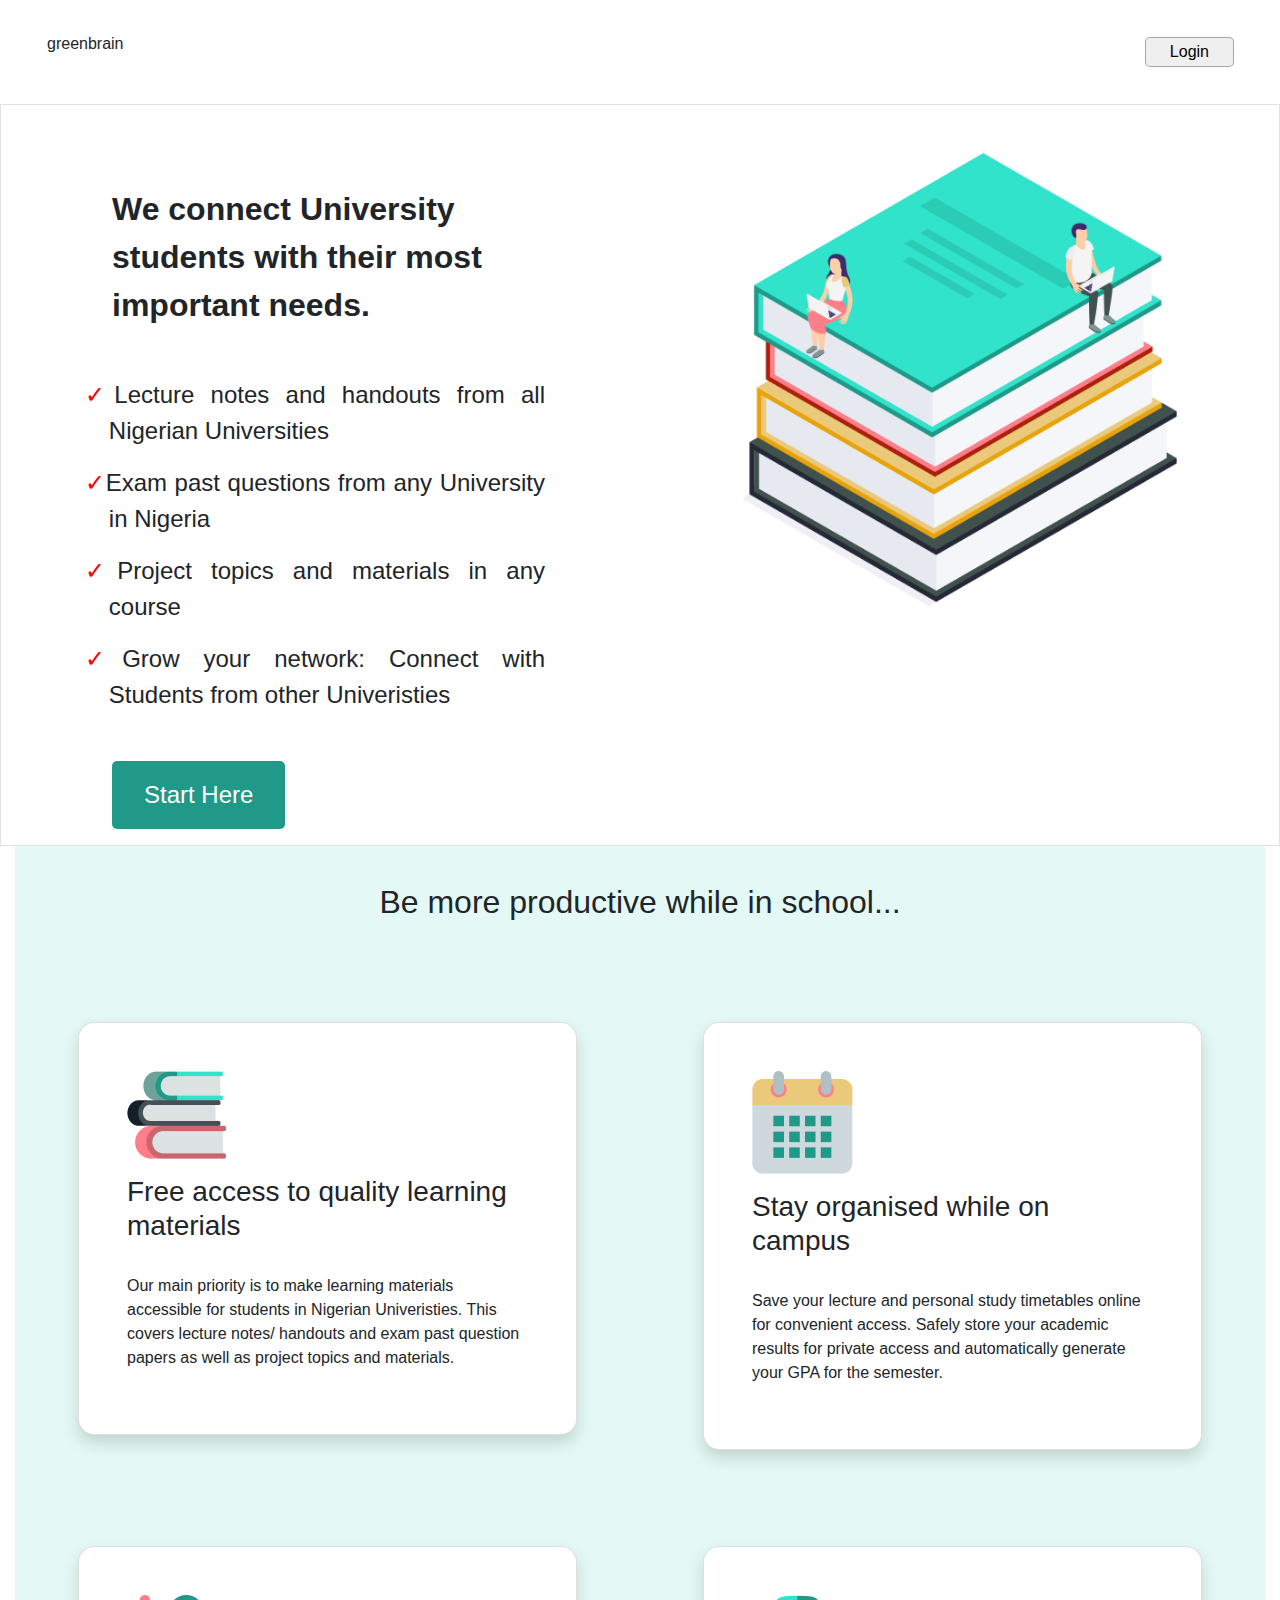
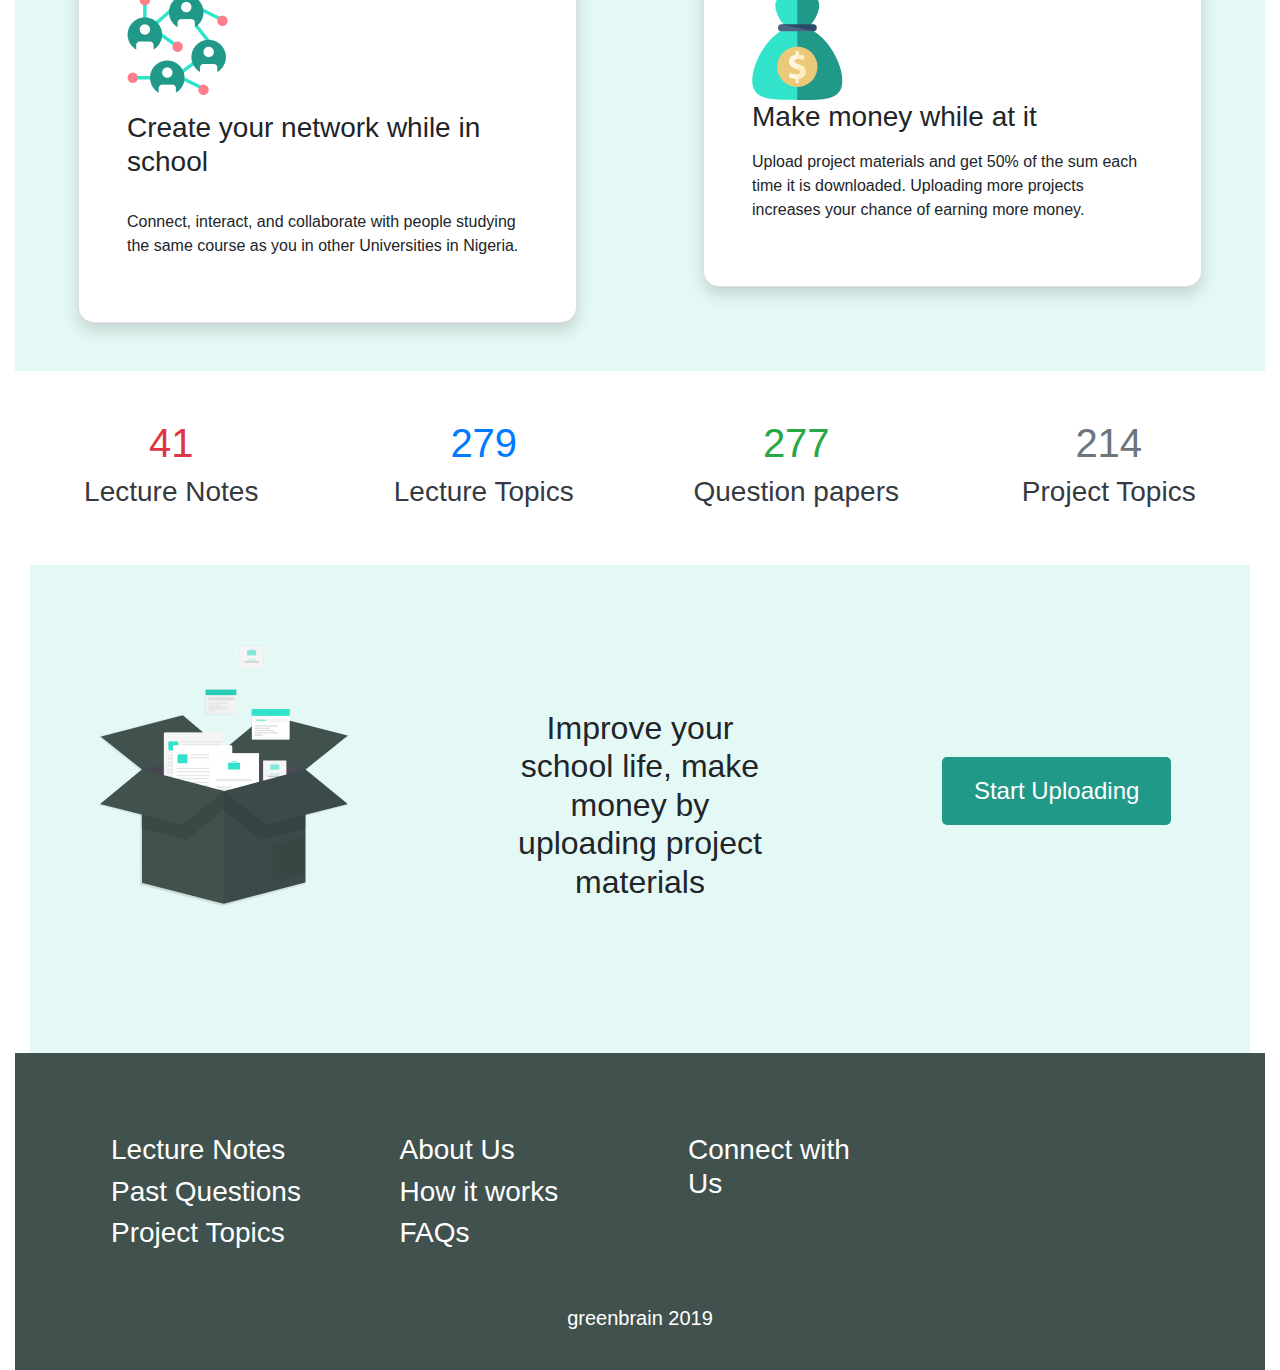
<file: index.html>
<!DOCTYPE html>
<html>
<head>
    <title>GreenBrain Clone</title>
    <link rel="stylesheet" href="bootstrap/bootstrap-4.5.3-dist/css/bootstrap.min.css">
    <style>
        ul {
            list-style: none;
            text-align: justify;
            padding:1rem 5rem 0 5.8rem;
            font-size: 1.5rem;
            list-style-position: inside;
            text-indent:-1em
        }   
        li{
            padding-bottom: 1rem;
        }

        ul li:before {
                content: '✓';
                color: red;
        }
    </style>
</head>
<body>
    <section class="container-fluid">
        <div class="navbar" style="font-size: 1rem;padding:1rem">
            <div class="col-lg-6 col-xs-6 col-sm-6 col-md-6  col-xl-6 p-3" >
                <a href="index.html"><p> greenbrain</p></a>
            </div>
            <div class="col-lg-6 col-xs-6 col-sm-6 col-md-6  col-xl-6" style="text-align: right;">
                <a href="html/signIn.html"><button style="padding:0.1rem 1.5rem 0.1rem 1.5rem; border-radius: 5px; border:1px solid rgba(0, 0, 0, 0.301); font-size: 1rem;">Login</button></a>
            </div>
        </div>
        <div class="row border">
            <div class=" col-lg-6 col-xs-12 col-sm-12 col-md-12  col-xl-6 px-10" >
                <p style="padding:5rem 4rem 1rem 6rem;font-size: 2rem;"><b>We connect University students with their most important needs.</b></p>
                <ul>
                    <li>Lecture notes and handouts from all Nigerian Universities</li>
                    <li>Exam past questions from any University in Nigeria</li>
                    <li>Project topics and materials in any course</li>
                    <li>Grow your network: Connect with Students from other Univeristies</li>
                </ul>
                <div  style="padding:1rem 2rem 1rem 6rem;font-size: 1rem;">
                    <a href="html/signIn.html"><button class="buttons">Start Here</button></a>
                </div>
                
            </div>
            <div class="col-lg-6 d-lg-block d-sm-none d-xs-none p-5" >
                <div class="text-center">
                    <img src="images/hero_image.png" style="width:80% ; height:80%" class="animation-image" alt="Responsive image">  
                </div>               
            </div>
        </div>
        <div class="col-lg-12 col-md-12 col-sm-12 col-xl-12 col-xs-12" style="background-color: #E4F9F5;">
            <p class="text-center" style="font-size: 2rem;padding:2rem">Be more productive while in school...</p>
            <div class="row">
                <div class="col-lg-6 col-md-12 col-sm-12 col-xl-6 col-xs-12">
                    <div class="card shadow h-70 m-5"style="border-radius: 1rem; margin:2rem 5rem 7rem 5rem">
                        <div class="card-body p-5" >
                            <img src="images/books.png" class="img-fluid" alt="Responsive image">
                            <h3 style="padding-top:1rem; padding-bottom:1rem;">Free access to quality learning materials</h3>
                            <p class="pt-2" style="font-size:1rem;">Our main priority is to make learning materials accessible for students in Nigerian Univeristies. This covers lecture notes/ handouts and exam past question papers as well as project topics and materials.</p>
                        </div>
                    </div>
                </div>
                <div class="col-lg-6 col-md-12 col-sm-12 col-xl-6 col-xs-12">
                    <div class="card shadow h-70 m-5"style="border-radius: 1rem; margin:2rem 5rem 7rem 5rem">
                        <div class="card-body p-5" >
                            <img src="images/calendar.png" class="img-fluid" alt="Responsive image">
                            <h3 style="padding-top:1rem; padding-bottom:1rem;">Stay organised while on campus</h3>
                            <p class="pt-2" style="font-size:1rem;">Save your lecture and personal study timetables online for convenient access. Safely store your academic results for private access and automatically generate your GPA for the semester.</p>
                        </div>
                    </div>
                </div>                                
            </div>
            <div class="row">
                <div class="col-lg-6 col-md-12 col-sm-12 col-xl-6 col-xs-12">
                    <div class="card shadow h-70 m-5"style="border-radius: 1rem; margin:2rem 5rem 7rem 5rem">
                        <div class="card-body p-5" >
                            <img src="images/network.png" class="img-fluid" alt="Responsive image">
                            <h3 style="padding-top:1rem; padding-bottom:1rem;">Create your network while in school</h3>
                            <p class="pt-2" style="font-size:1rem;">Connect, interact, and collaborate with people studying the same course as you in other Universities in Nigeria.</p>
                        </div>
                    </div>   
                </div>
                
                <div class="col-lg-6 col-md-12 col-sm-12 col-xl-6 col-xs-12">
                    <div class="card shadow h-70 m-5"style="border-radius: 1rem; margin:2rem 5rem 7rem 5rem">
                        <div class="card-body p-5" >
                            <img src="images/money-bag.png" class="img-fluid" alt="Responsive image">
                            <h3 >Make money while at it</h3>
                            <p class="pt-2" style="font-size:1rem;">Upload project materials and get 50% of the sum each time it is downloaded. Uploading more projects increases your chance of earning more money.</p>
                        </div> 
                    </div> 
                </div>
            </div>            
        </div>
        <div class="col-lg-12 col-md-12 col-sm-12 col-xl-12 col-xs-12 text-dark">
            <div class="row">
                <div class="col-lg-3 p-5 text-center">
                    <a href="html/lectureNotes.html" class="text-danger"><h1>41</h1></a></a>
                    <a href="html/lectureNotes.html"><h3>Lecture Notes</h3></a>
                </div>
                <div class="col-lg-3 p-5 text-center">
                    <a href="html/lectureNotes.html" class="text-primary"><h1>279</h1></a>
                    <a href="html/lectureNotes.html"><h3>Lecture Topics</h3></a>
                </div>
                <div class="col-lg-3 p-5 text-center">
                    <a href="html/pastQuestions.html" class="text-success"><h1>277</h1></a>
                    <a href="html/pastQuestions.html"><h3>Question papers</h3></a>
                </div>
                <div class="col-lg-3 p-5 text-center">
                    <a href="html/projectTopics.html" class="text-secondary"><h1>214</h1></a>
                    <a href="html/projectTopics.html"><h3>Project Topics</h3></a>
                </div>
            </div>
        </div>
        <div class="col-lg-12 col-md-12 col-sm-12 col-xl-12 col-xs-12">
            <div class="main-green">
                <div class="row text-center">
                    <div class="col-lg-4">
                        <img src="images/collection_box.png" class="img-fluid" alt="Responsive image">
                    </div>
                    <div class="col-lg-4" style="padding: 4rem 5rem 4rem 5rem;">
                        <h2>Improve your school life, make money by uploading project materials</h2>
                    </div>
                    <div class="col-lg-4 pt-20" style="padding-top: 7rem;">
                        <button class="buttons">Start Uploading</button>
                    </div> 
                </div>
                
            </div>
        </div>
        <div class="footer">
            <div class="col-lg-12 col-md-12 col-sm-12 col-xl-12 col-xs-12 text-white px-10" style="background-color: #40514E; padding-top: 2rem; padding-bottom:2rem">
                <div class="row text-left px-5 py-10">
                    <div class="col-lg-3 p-5">
                        <a href="html/lectureNotes.html"><h3 >Lecture Notes</h3></a>
                        <a href="html/pastQuestions.html"><h3>Past Questions</h3></a>
                        <a href="html/projectTopics.html"><h3>Project Topics</h3></a>
                    </div>
                    <div class="col-lg-3 p-5">
                        <h3>About Us</h3>
                        <h3>How it works</h3>
                        <h3>FAQs</h3>
                    </div>
                    <div class="col-lg-3 p-5">
                        <h3>Connect with Us</h3>
                    </div>
                </div>
                <div class="col-lg-12 text-center">
                    <h5>greenbrain 2019</h5>
                </div>
            </div>
        </div>
        
        
    </section>


</body>
</html>
</file>
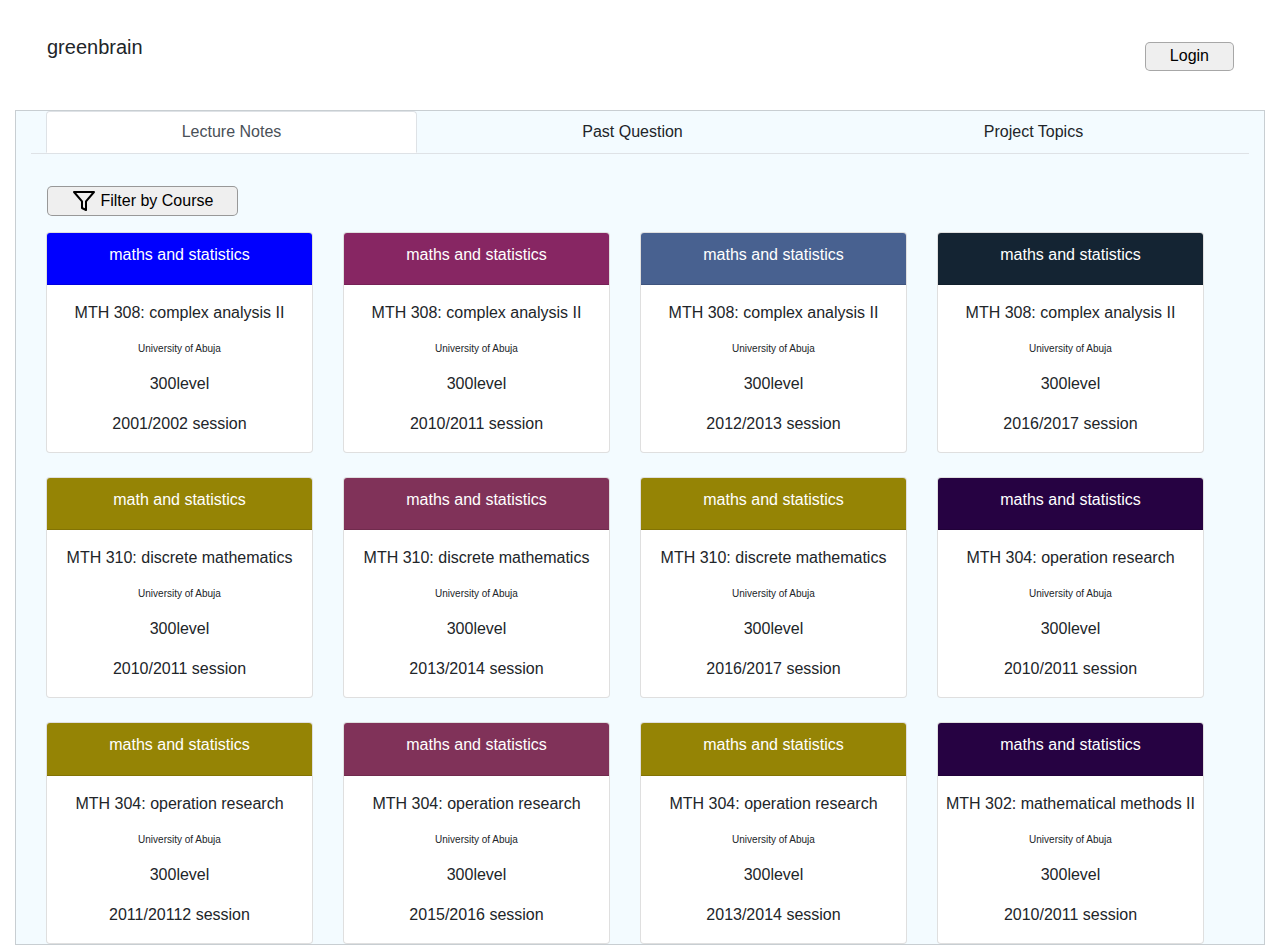
<file: html/lectureNotes.html>
<!DOCTYPE html>
<html>
<head>
    <title>past Question</title>
    <link rel="stylesheet" href="../bootstrap/bootstrap-4.5.3-dist/css/bootstrap.min.css">
   </head>
<body>
    <section class="container-fluid">
        <div class="navbar" style="font-size: 20px;padding:1rem">
            <div class="col-lg-6 col-xs-6 col-sm-6 col-md-6  col-xl-6 p-3" >
                <a href="../index.html"><p> greenbrain</p></a>
            </div>
            <div class="col-lg-6 col-xs-6 col-sm-6 col-md-6  col-xl-6" style="text-align: right;">
                <a href="signIn.html"><button style="padding:0.1rem 1.5rem 0.1rem 1.5rem; border-radius: 5px; border:1px solid rgba(0, 0, 0, 0.301); font-size: 16px;">Login</button></a>
            </div>
        </div>
        <div class="container-fluid m-0" style="background-color: #F3FBFF; border:0.5px solid rgba(0, 0, 0, 0.178)">
            <nav>
                <div class="nav nav-tabs col-lg-12 col-md-12 col-md-12 col-sm-12 col-xs-12 text-center" id="nav-tab" role="tablist">
                  <div class="col-lg-4 col-xl-4 col-md-4 col-sm-4 col-xs-4"><a class="nav-link active"  data-toggle="tab" href="lectureNotes.html" role="tab" aria-controls="nav-home" aria-selected="true">Lecture Notes</a></div>
                  <div class="col-lg-4 col-xl-4 col-md-4 col-sm-4 col-xs-4"><a class="nav-link"  data-toggle="tab" href="pastQuestions.html" role="tab" aria-controls="nav-profile" aria-selected="false">Past Question</a></div>
                  <div class="col-lg-4 col-xl-4 col-md-4 col-sm-4 col-xs-4"><a class="nav-link"  data-toggle="tab" href="projectTopics.html" role="tab" aria-controls="nav-contact" aria-selected="false">Project Topics</a></div>
                </div>
            </nav>
            <div class="dropdown" style="margin:1rem 0 0 1rem">
                <button onclick="myFunction()" class="dropbtn"><img src="../images/filter.svg">  <h8>Filter by Course</h8></button>
                <div id="myDropdown" class="dropdown-content">
                    <input type="text" id="myInput" onkeyup="filterFunction()">
                    <a href="#accounting">Acounting</a>
                    <a href="#biology">Biology</a>
                    <a href="#sociology">sociology</a>
                    <a href="#economics">economics</a>
                    <a href="#physics">physics</a>
                    <a href="#chemistry">chemistry</a>
                    <a href="#mathematics">mathematics</a>
                </div>                      
            </div>
            <div class="row col-lg-12">
                <div class="col-lg-3 text-center" style="margin-left:0 0 0 5px; border-radius:10px;">
                    <div class="card">
                        <div class="card-header" style="background-color: blue; color: white;">
                            <h6>maths and statistics</h6>
                        </div>
                        <div class="card-body" style="padding:1rem 0 0 0">
                            <p>MTH 308: complex analysis II</p>
                            <p style="font-size: x-small;">University of Abuja</p>
                            <p>300level</p>
                            <p>2001/2002 session</p>
                        </div>
                    </div>
                </div>
                <div class="col-lg-3 text-center" style="margin-left:0 0 05px; border-radius:10px;">
                    <div class="card">
                        <div class="card-header" style="background-color: #872663;color: white;">
                            <h6>maths and statistics</h6>
                        </div>
                        <div class="card-body" style="padding:1rem 0 0 0">
                            <p>MTH 308: complex analysis II</p>
                            <p style="font-size: x-small;">University of Abuja</p>
                            <p>300level</p>
                            <p>2010/2011 session</p>
                        </div>
                    </div>
                </div>
                <div class="col-lg-3 text-center" style="margin-left:0 0 0 5px; border-radius:10px;">
                    <div class="card">
                        <div class="card-header" style="background-color:#486190; color: white;">
                            <h6>maths and statistics</h6>
                        </div>
                        <div class="card-body" style="padding:1rem 0 0 0">
                            <p>MTH 308: complex analysis II</p>
                            <p style="font-size: x-small;">University of Abuja</p>
                            <p>300level</p>
                            <p>2012/2013 session</p>
                        </div>
                    </div>
                </div>
                <div class="col-lg-3 text-center" style="margin-left:0 0 0 5px; border-radius:10px;">
                    <div class="card">
                        <div class="card-header" style="background-color:#142433; color:white">
                            <h6>maths and statistics</h6>
                        </div>
                        <div class="card-body" style="padding:1rem 0 0 0">
                            <p>MTH 308: complex analysis II</p>
                            <p style="font-size: x-small;">University of Abuja</p>
                            <p>300level</p>
                            <p>2016/2017 session</p>
                        </div>
                    </div>
                </div>
            </div> 
            <br>
            <div class="row col-lg-12">
                <div class="col-lg-3 text-center" style="margin-left:0 0 0 5px; border-radius:10px;">
                    <div class="card">
                        <div class="card-header" style="background-color: #958405; color: white;">
                            <h6>math and statistics</h6>
                        </div>
                        <div class="card-body" style="padding:1rem 0 0 0">
                            <p>MTH 310: discrete mathematics</p>
                            <p style="font-size: x-small;">University of Abuja</p>
                            <p>300level</p>
                            <p>2010/2011 session</p>
                        </div>
                    </div>
                </div>
                <div class="col-lg-3 text-center" style="margin-left:0 0 05px; border-radius:10px;">
                    <div class="card">
                        <div class="card-header" style="background-color: #803259;color: white;">
                            <h6>maths and statistics</h6>
                        </div>
                        <div class="card-body" style="padding:1rem 0 0 0">
                            <p>MTH 310: discrete mathematics</p>
                            <p style="font-size: x-small;">University of Abuja</p>
                            <p>300level</p>
                            <p>2013/2014 session</p>
                        </div>
                    </div>
                </div>
                <div class="col-lg-3 text-center" style="margin-left:0 0 0 5px; border-radius:10px;">
                    <div class="card">
                        <div class="card-header" style="background-color: #958405; color: white;">
                            <h6>maths and statistics</h6>
                        </div>
                        <div class="card-body" style="padding:1rem 0 0 0">
                            <p>MTH 310: discrete mathematics</p>
                            <p style="font-size: x-small;">University of Abuja</p>
                            <p>300level</p>
                            <p>2016/2017 session</p>
                        </div>
                    </div>
                </div>
                <div class="col-lg-3 text-center" style="margin-left:0 0 0 5px; border-radius:10px;">
                    <div class="card">
                        <div class="card-header" style="background-color: #260242; color:white">
                            <h6>maths and statistics</h6>
                        </div>
                        <div class="card-body" style="padding:1rem 0 0 0">
                            <p>MTH 304: operation research</p>
                            <p style="font-size: x-small;">University of Abuja</p>
                            <p>300level</p>
                            <p>2010/2011 session</p>
                        </div>
                    </div>
                </div>
            </div> 
            <br>
            <div class="row col-lg-12">
                <div class="col-lg-3 text-center" style="margin-left:0 0 0 5px; border-radius:10px;">
                    <div class="card">
                        <div class="card-header" style="background-color: #958405; color: white;">
                            <h6>maths and statistics</h6>
                        </div>
                        <div class="card-body" style="padding:1rem 0 0 0">
                            <p>MTH 304: operation research</p>
                            <p style="font-size: x-small;">University of Abuja</p>
                            <p>300level</p>
                            <p>2011/20112 session</p>
                        </div>
                    </div>
                </div>
                <div class="col-lg-3 text-center" style="margin-left:0 0 05px; border-radius:10px;">
                    <div class="card">
                        <div class="card-header" style="background-color: #803259;color: white;">
                            <h6>maths and statistics</h6>
                        </div>
                        <div class="card-body" style="padding:1rem 0 0 0">
                            <p>MTH 304: operation research</p>
                            <p style="font-size: x-small;">University of Abuja</p>
                            <p>300level</p>
                            <p>2015/2016 session</p>
                        </div>
                    </div>
                </div>
                <div class="col-lg-3 text-center" style="margin-left:0 0 0 5px; border-radius:10px;">
                    <div class="card">
                        <div class="card-header" style="background-color: #958405; color: white;">
                            <h6>maths and statistics</h6>
                        </div>
                        <div class="card-body" style="padding:1rem 0 0 0">
                            <p>MTH 304: operation research</p>
                            <p style="font-size: x-small;">University of Abuja</p>
                            <p>300level</p>
                            <p>2013/2014 session</p>
                        </div>
                    </div>
                </div>
                <div class="col-lg-3 text-center" style="margin-left:0 0 0 5px; border-radius:10px;">
                    <div class="card">
                        <div class="card-header" style="background-color: #260242; color:white">
                            <h6>maths and statistics</h6>
                        </div>
                        <div class="card-body" style="padding:1rem 0 0 0">
                            <p>MTH 302: mathematical methods II</p>
                            <p style="font-size: x-small;">University of Abuja</p>
                            <p>300level</p>
                            <p>2010/2011 session</p>
                        </div>
                    </div>
                </div>
            </div> 
        
                  
        </div>    
       
    </section>
    <script>
        function myFunction() {
  document.getElementById("myDropdown").classList.toggle("show");
}

function filterFunction() {
  var input, filter, ul, li, a, i;
  input = document.getElementById("myInput");
  filter = input.value.toUpperCase();
  div = document.getElementById("myDropdown");
  a = div.getElementsByTagName("a");
  for (i = 0; i < a.length; i++) {
    txtValue = a[i].textContent || a[i].innerText;
    if (txtValue.toUpperCase().indexOf(filter) > -1) {
      a[i].style.display = "";
    } else {
      a[i].style.display = "none";
    }
  }
}
    </script>
</body>
</html>
</file>
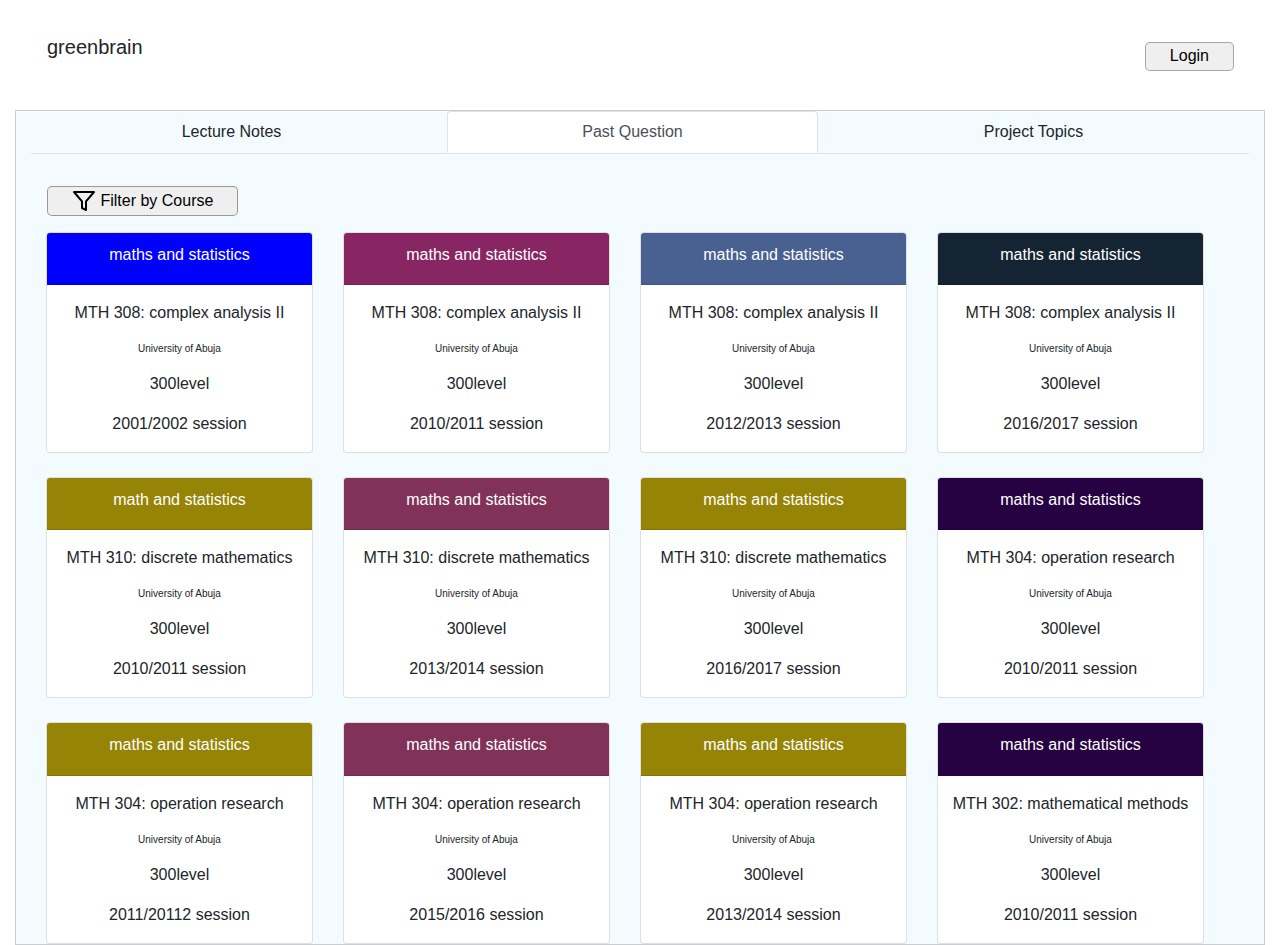
<file: html/pastQuestions.html>
<!DOCTYPE html>
<html>
<head>
    <title>lecture notes</title>
    <link rel="stylesheet" href="../bootstrap/bootstrap-4.5.3-dist/css/bootstrap.min.css">
   </head>
<body>
    <section class="container-fluid">
        <div class="navbar" style="font-size: 20px;padding:1rem">
            <div class="col-lg-6 col-xs-6 col-sm-6 col-md-6  col-xl-6 p-3" >
                <a href="../index.html"><p> greenbrain</p></a>
            </div>
            <div class="col-lg-6 col-xs-6 col-sm-6 col-md-6  col-xl-6" style="text-align: right;">
                <a href="signIn.html"><button style="padding:0.1rem 1.5rem 0.1rem 1.5rem; border-radius: 5px; border:1px solid rgba(0, 0, 0, 0.301); font-size: 16px;">Login</button></a>
            </div>
        </div>
        <div class="container-fluid m-0" style="background-color: #F3FBFF; border:0.5px solid rgba(0, 0, 0, 0.178)">
            <nav>
                <div class="nav nav-tabs col-lg-12 col-md-12 col-md-12 col-sm-12 col-xs-12 text-center" id="nav-tab" role="tablist">
                  <div class="col-lg-4 col-xl-4 col-md-4 col-sm-4 col-xs-4"><a class="nav-link"  data-toggle="tab" href="lectureNotes.html" role="tab" aria-controls="nav-home" aria-selected="true">Lecture Notes</a></div>
                  <div class="col-lg-4 col-xl-4 col-md-4 col-sm-4 col-xs-4"><a class="nav-link active"  data-toggle="tab" href="pastQuestions.html" role="tab" aria-controls="nav-profile" aria-selected="false">Past Question</a></div>
                  <div class="col-lg-4 col-xl-4 col-md-4 col-sm-4 col-xs-4"><a class="nav-link"  data-toggle="tab" href="projectTopics.html" role="tab" aria-controls="nav-contact" aria-selected="false">Project Topics</a></div>
                </div>
            </nav>
            <div class="dropdown" style="margin:1rem 0 0 1rem">
                <button onclick="myFunction()" class="dropbtn"><img src="../images/filter.svg">  <h8>Filter by Course</h8></button>
                <div id="myDropdown" class="dropdown-content">
                    <input type="text" id="myInput" onkeyup="filterFunction()">
                    <a href="#accounting">Acounting</a>
                    <a href="#biology">Biology</a>
                    <a href="#sociology">sociology</a>
                    <a href="#economics">economics</a>
                    <a href="#physics">physics</a>
                    <a href="#chemistry">chemistry</a>
                    <a href="#mathematics">mathematics</a>
                </div>                      
            </div>
            <div class="row col-lg-12">
                <div class="col-lg-3 text-center" style="margin-left:0 0 0 5px; border-radius:10px;">
                    <div class="card">
                        <div class="card-header" style="background-color: blue; color: white;">
                            <h6>maths and statistics</h6>
                        </div>
                        <div class="card-body" style="padding:1rem 0 0 0">
                            <p>MTH 308: complex analysis II</p>
                            <p style="font-size: x-small;">University of Abuja</p>
                            <p>300level</p>
                            <p>2001/2002 session</p>
                        </div>
                    </div>
                </div><br>
                <div class="col-lg-3 text-center" style="margin-left:0 0 05px; border-radius:10px;">
                    <div class="card">
                        <div class="card-header" style="background-color: #872663;color: white;">
                            <h6>maths and statistics</h6>
                        </div>
                        <div class="card-body" style="padding:1rem 0 0 0">
                            <p>MTH 308: complex analysis II</p>
                            <p style="font-size: x-small;">University of Abuja</p>
                            <p>300level</p>
                            <p>2010/2011 session</p>
                        </div>
                    </div>
                </div><br>
                <div class="col-lg-3 text-center" style="margin-left:0 0 0 5px; border-radius:10px;">
                    <div class="card">
                        <div class="card-header" style="background-color:#486190; color: white;">
                            <h6>maths and statistics</h6>
                        </div>
                        <div class="card-body" style="padding:1rem 0 0 0">
                            <p>MTH 308: complex analysis II</p>
                            <p style="font-size: x-small;">University of Abuja</p>
                            <p>300level</p>
                            <p>2012/2013 session</p>
                        </div>
                    </div>
                </div><br>
                <div class="col-lg-3 text-center" style="margin-left:0 0 0 5px; border-radius:10px;">
                    <div class="card">
                        <div class="card-header" style="background-color:#142433; color:white">
                            <h6>maths and statistics</h6>
                        </div>
                        <div class="card-body" style="padding:1rem 0 0 0">
                            <p>MTH 308: complex analysis II</p>
                            <p style="font-size: x-small;">University of Abuja</p>
                            <p>300level</p>
                            <p>2016/2017 session</p>
                        </div>
                    </div>
                </div>
            </div> 
            <br>
            <div class="row col-lg-12">
                <div class="col-lg-3 text-center" style="margin-left:0 0 0 5px; border-radius:10px;">
                    <div class="card">
                        <div class="card-header" style="background-color: #958405; color: white;">
                            <h6>math and statistics</h6>
                        </div>
                        <div class="card-body" style="padding:1rem 0 0 0">
                            <p>MTH 310: discrete mathematics</p>
                            <p style="font-size: x-small;">University of Abuja</p>
                            <p>300level</p>
                            <p>2010/2011 session</p>
                        </div>
                    </div>
                </div>
                <div class="col-lg-3 text-center" style="margin-left:0 0 05px; border-radius:10px;">
                    <div class="card">
                        <div class="card-header" style="background-color: #803259;color: white;">
                            <h6>maths and statistics</h6>
                        </div>
                        <div class="card-body" style="padding:1rem 0 0 0">
                            <p>MTH 310: discrete mathematics</p>
                            <p style="font-size: x-small;">University of Abuja</p>
                            <p>300level</p>
                            <p>2013/2014 session</p>
                        </div>
                    </div>
                </div>
                <div class="col-lg-3 text-center" style="margin-left:0 0 0 5px; border-radius:10px;">
                    <div class="card">
                        <div class="card-header" style="background-color: #958405; color: white;">
                            <h6>maths and statistics</h6>
                        </div>
                        <div class="card-body" style="padding:1rem 0 0 0">
                            <p>MTH 310: discrete mathematics</p>
                            <p style="font-size: x-small;">University of Abuja</p>
                            <p>300level</p>
                            <p>2016/2017 session</p>
                        </div>
                    </div>
                </div>
                <div class="col-lg-3 text-center" style="margin-left:0 0 0 5px; border-radius:10px;">
                    <div class="card">
                        <div class="card-header" style="background-color: #260242; color:white">
                            <h6>maths and statistics</h6>
                        </div>
                        <div class="card-body" style="padding:1rem 0 0 0">
                            <p>MTH 304: operation research</p>
                            <p style="font-size: x-small;">University of Abuja</p>
                            <p>300level</p>
                            <p>2010/2011 session</p>
                        </div>
                    </div>
                </div>
            </div> 
            <br>
            <div class="row col-lg-12">
                <div class="col-lg-3 text-center" style="margin-left:0 0 0 5px; border-radius:10px;">
                    <div class="card">
                        <div class="card-header" style="background-color: #958405; color: white;">
                            <h6>maths and statistics</h6>
                        </div>
                        <div class="card-body" style="padding:1rem 0 0 0">
                            <p>MTH 304: operation research</p>
                            <p style="font-size: x-small;">University of Abuja</p>
                            <p>300level</p>
                            <p>2011/20112 session</p>
                        </div>
                    </div>
                </div>
                <div class="col-lg-3 text-center" style="margin-left:0 0 05px; border-radius:10px;">
                    <div class="card">
                        <div class="card-header" style="background-color: #803259;color: white;">
                            <h6>maths and statistics</h6>
                        </div>
                        <div class="card-body" style="padding:1rem 0 0 0">
                            <p>MTH 304: operation research</p>
                            <p style="font-size: x-small;">University of Abuja</p>
                            <p>300level</p>
                            <p>2015/2016 session</p>
                        </div>
                    </div>
                </div>
                <div class="col-lg-3 text-center" style="margin-left:0 0 0 5px; border-radius:10px;">
                    <div class="card">
                        <div class="card-header" style="background-color: #958405; color: white;">
                            <h6>maths and statistics</h6>
                        </div>
                        <div class="card-body" style="padding:1rem 0 0 0">
                            <p>MTH 304: operation research</p>
                            <p style="font-size: x-small;">University of Abuja</p>
                            <p>300level</p>
                            <p>2013/2014 session</p>
                        </div>
                    </div>
                </div>
                <div class="col-lg-3 text-center" style="margin-left:0 0 0 5px; border-radius:10px;">
                    <div class="card">
                        <div class="card-header" style="background-color: #260242; color:white">
                            <h6>maths and statistics</h6>
                        </div>
                        <div class="card-body" style="padding:1rem 0 0 0">
                            <p>MTH 302: mathematical methods</p>
                            <p style="font-size: x-small;">University of Abuja</p>
                            <p>300level</p>
                            <p>2010/2011 session</p>
                        </div>
                    </div>
                </div>
            </div> 
        
                  
        </div>    
       
    </section>
    <script>
        function myFunction() {
  document.getElementById("myDropdown").classList.toggle("show");
}

function filterFunction() {
  var input, filter, ul, li, a, i;
  input = document.getElementById("myInput");
  filter = input.value.toUpperCase();
  div = document.getElementById("myDropdown");
  a = div.getElementsByTagName("a");
  for (i = 0; i < a.length; i++) {
    txtValue = a[i].textContent || a[i].innerText;
    if (txtValue.toUpperCase().indexOf(filter) > -1) {
      a[i].style.display = "";
    } else {
      a[i].style.display = "none";
    }
  }
}
    </script>
</body>
</html>
</file>
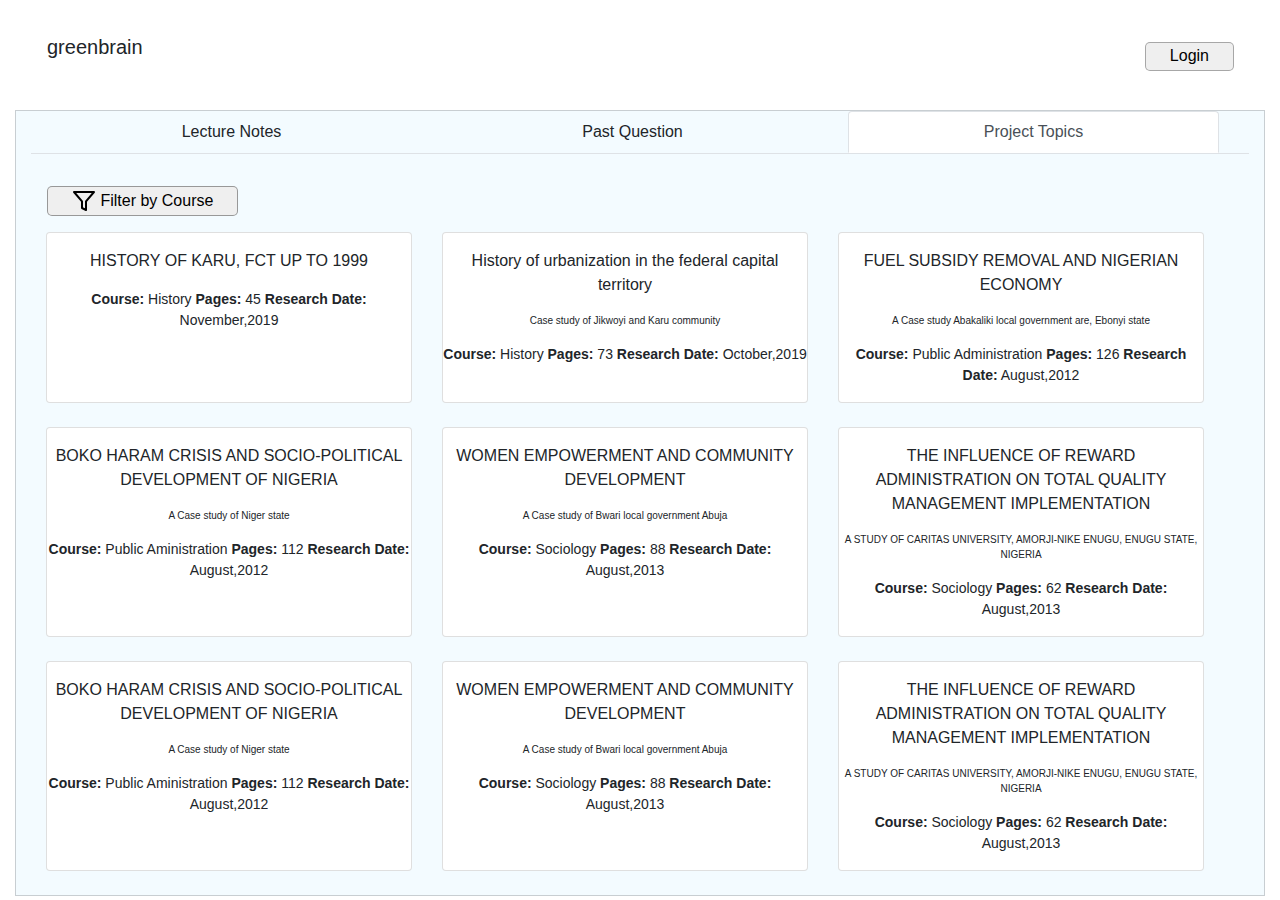
<file: html/projectTopics.html>
<!DOCTYPE html>
<html>
<head>
    <title>Project Topics</title>
    <link rel="stylesheet" href="../bootstrap/bootstrap-4.5.3-dist/css/bootstrap.min.css">
</head>
<body>
    <section class="container-fluid">
        <div class="navbar" style="font-size: 20px;padding:1rem">
            <div class="col-lg-6 col-xs-6 col-sm-6 col-md-6  col-xl-6 p-3" >
                <a href="../index.html"><p> greenbrain</p></a>
            </div>
            <div class="col-lg-6 col-xs-6 col-sm-6 col-md-6  col-xl-6" style="text-align: right;">
                <a href="signIn.html"><button style="padding:0.1rem 1.5rem 0.1rem 1.5rem; border-radius: 5px; border:1px solid rgba(0, 0, 0, 0.301); font-size: 16px;">Login</button></a>
            </div>
        </div>
        <div class="container-fluid m-0" style="background-color: #F3FBFF; border:0.5px solid rgba(0, 0, 0, 0.178)">
            <nav>
                <div class="nav nav-tabs col-lg-12 col-md-12 col-md-12 col-sm-12 col-xs-12 text-center" id="nav-tab" role="tablist">
                  <div class="col-lg-4 col-xl-4 col-md-4 col-sm-4 col-xs-4"><a class="nav-link"  data-toggle="tab" href="lectureNotes.html" role="tab" aria-controls="nav-home" aria-selected="true">Lecture Notes</a></div>
                  <div class="col-lg-4 col-xl-4 col-md-4 col-sm-4 col-xs-4"><a class="nav-link"  data-toggle="tab" href="pastQuestions.html" role="tab" aria-controls="nav-profile" aria-selected="false">Past Question</a></div>
                  <div class="col-lg-4 col-xl-4 col-md-4 col-sm-4 col-xs-4"><a class="nav-link active"  data-toggle="tab" href="projectTopics.html" role="tab" aria-controls="nav-contact" aria-selected="false">Project Topics</a></div>
                </div>
            </nav>
            <div class="dropdown" style="margin:1rem 0 0 1rem">
                <button onclick="myFunction()" class="dropbtn"><img src="../images/filter.svg">  <h8>Filter by Course</h8></button>
                <div id="myDropdown" class="dropdown-content">
                    <input type="text" id="myInput" onkeyup="filterFunction()">
                    <a href="#accounting">Acounting</a>
                    <a href="#biology">Biology</a>
                    <a href="#sociology">sociology</a>
                    <a href="#economics">economics</a>
                    <a href="#physics">physics</a>
                    <a href="#chemistry">chemistry</a>
                    <a href="#mathematics">mathematics</a>
                </div>                      
            </div>
            <div class="row col-lg-12">
                <div class="col-lg-4 text-center" style="margin-left:0 0 0 5px; border-radius:10px;">
                    <div class="card h-100">
                        <div class="card-body" style="padding:1rem 0 0 0">
                            <p>HISTORY OF KARU, FCT UP TO 1999</p>
                            <p style="font-size: 14px;"><b>Course:</b> History <b>Pages:</b> 45 <b>Research Date:</b> November,2019</p>
                        </div>
                    </div>
                </div>
                <div class="col-lg-4 text-center" style="margin-left:0 0 0 5px; border-radius:10px;">
                    <div class="card h-100">
                        <div class="card-body" style="padding:1rem 0 0 0">
                            <p>History of urbanization in the federal capital territory</p>
                            <p style="font-size: x-small;">Case study of Jikwoyi and Karu community</p>
                            <p style="font-size: 14px;"><b>Course:</b> History <b>Pages:</b> 73 <b>Research Date:</b> October,2019</p>
                        </div>
                    </div>
                </div>
                <div class="col-lg-4 text-center" style="margin-left:0 0 0 5px; border-radius:10px;">
                    <div class="card h-100">
                        <div class="card-body" style="padding:1rem 0 0 0">
                            <p>FUEL SUBSIDY REMOVAL AND NIGERIAN ECONOMY</p>
                            <p style="font-size: x-small;">A Case study Abakaliki local government are, Ebonyi state</p>
                            <p style="font-size: 14px;"><b>Course:</b> Public Administration <b>Pages:</b> 126 <b>Research Date:</b> August,2012</p>
                        </div>
                    </div>
                </div>
            </div> <br>
            <div class="row col-lg-12">
                <div class="col-lg-4 text-center" style="margin-left:0 0 0 5px; border-radius:10px;">
                    <div class="card h-100">
                        <div class="card-body" style="padding:1rem 0 0 0">
                            <p>BOKO HARAM CRISIS AND SOCIO-POLITICAL DEVELOPMENT OF NIGERIA</p>
                            <p style="font-size: x-small;">A Case study of Niger state</p>
                            <p style="font-size: 14px;"><b>Course:</b> Public Aministration <b>Pages:</b> 112 <b>Research Date:</b> August,2012</p>
                        </div>
                    </div>
                </div>
                <div class="col-lg-4 text-center" style="margin-left:0 0 0 5px; border-radius:10px;">
                    <div class="card h-100">
                        <div class="card-body" style="padding:1rem 0 0 0">
                            <p>WOMEN EMPOWERMENT AND COMMUNITY DEVELOPMENT</p>
                            <p style="font-size: x-small;">A Case study of Bwari local government Abuja</p>
                            <p style="font-size: 14px;"><b>Course:</b> Sociology <b>Pages:</b> 88 <b>Research Date:</b> August,2013</p>
                        </div>
                    </div>
                </div>
                <div class="col-lg-4 text-center" style="margin-left:0 0 0 5px; border-radius:10px;">
                    <div class="card h-100">
                        <div class="card-body" style="padding:1rem 0 0 0">
                            <p>THE INFLUENCE OF REWARD ADMINISTRATION ON TOTAL QUALITY MANAGEMENT IMPLEMENTATION</p>
                            <p style="font-size: x-small;">A STUDY OF CARITAS UNIVERSITY, AMORJI-NIKE ENUGU, ENUGU STATE, NIGERIA</p>
                            <p style="font-size: 14px;"><b>Course:</b> Sociology <b>Pages:</b> 62 <b>Research Date:</b> August,2013</p>
                        </div>
                    </div>
                </div>
            </div><br>
            <div class="row col-lg-12">
                <div class="col-lg-4 text-center" style="margin-left:0 0 0 5px; border-radius:10px;">
                    <div class="card h-100">
                        <div class="card-body" style="padding:1rem 0 0 0">
                            <p>BOKO HARAM CRISIS AND SOCIO-POLITICAL DEVELOPMENT OF NIGERIA</p>
                            <p style="font-size: x-small;">A Case study of Niger state</p>
                            <p style="font-size: 14px;"><b>Course:</b> Public Aministration <b>Pages:</b> 112 <b>Research Date:</b> August,2012</p>
                        </div>
                    </div>
                </div>
                <div class="col-lg-4 text-center" style="margin-left:0 0 0 5px; border-radius:10px;">
                    <div class="card h-100">
                        <div class="card-body" style="padding:1rem 0 0 0">
                            <p>WOMEN EMPOWERMENT AND COMMUNITY DEVELOPMENT</p>
                            <p style="font-size: x-small;">A Case study of Bwari local government Abuja</p>
                            <p style="font-size: 14px;"><b>Course:</b> Sociology <b>Pages:</b> 88 <b>Research Date:</b> August,2013</p>
                        </div>
                    </div>
                </div>
                <div class="col-lg-4 text-center" style="margin-left:0 0 0 5px; border-radius:10px;">
                    <div class="card h-100">
                        <div class="card-body" style="padding:1rem 0 0 0">
                            <p>THE INFLUENCE OF REWARD ADMINISTRATION ON TOTAL QUALITY MANAGEMENT IMPLEMENTATION</p>
                            <p style="font-size: x-small;">A STUDY OF CARITAS UNIVERSITY, AMORJI-NIKE ENUGU, ENUGU STATE, NIGERIA</p>
                            <p style="font-size: 14px;"><b>Course:</b> Sociology <b>Pages:</b> 62 <b>Research Date:</b> August,2013</p>
                        </div>
                    </div>
                </div>
            </div><br>      
        </div>    
       
    </section>
    <script>
        function myFunction() {
  document.getElementById("myDropdown").classList.toggle("show");
}

function filterFunction() {
  var input, filter, ul, li, a, i;
  input = document.getElementById("myInput");
  filter = input.value.toUpperCase();
  div = document.getElementById("myDropdown");
  a = div.getElementsByTagName("a");
  for (i = 0; i < a.length; i++) {
    txtValue = a[i].textContent || a[i].innerText;
    if (txtValue.toUpperCase().indexOf(filter) > -1) {
      a[i].style.display = "";
    } else {
      a[i].style.display = "none";
    }
  }
}
    </script>
</body>
</html>
</body>
</html>
</file>
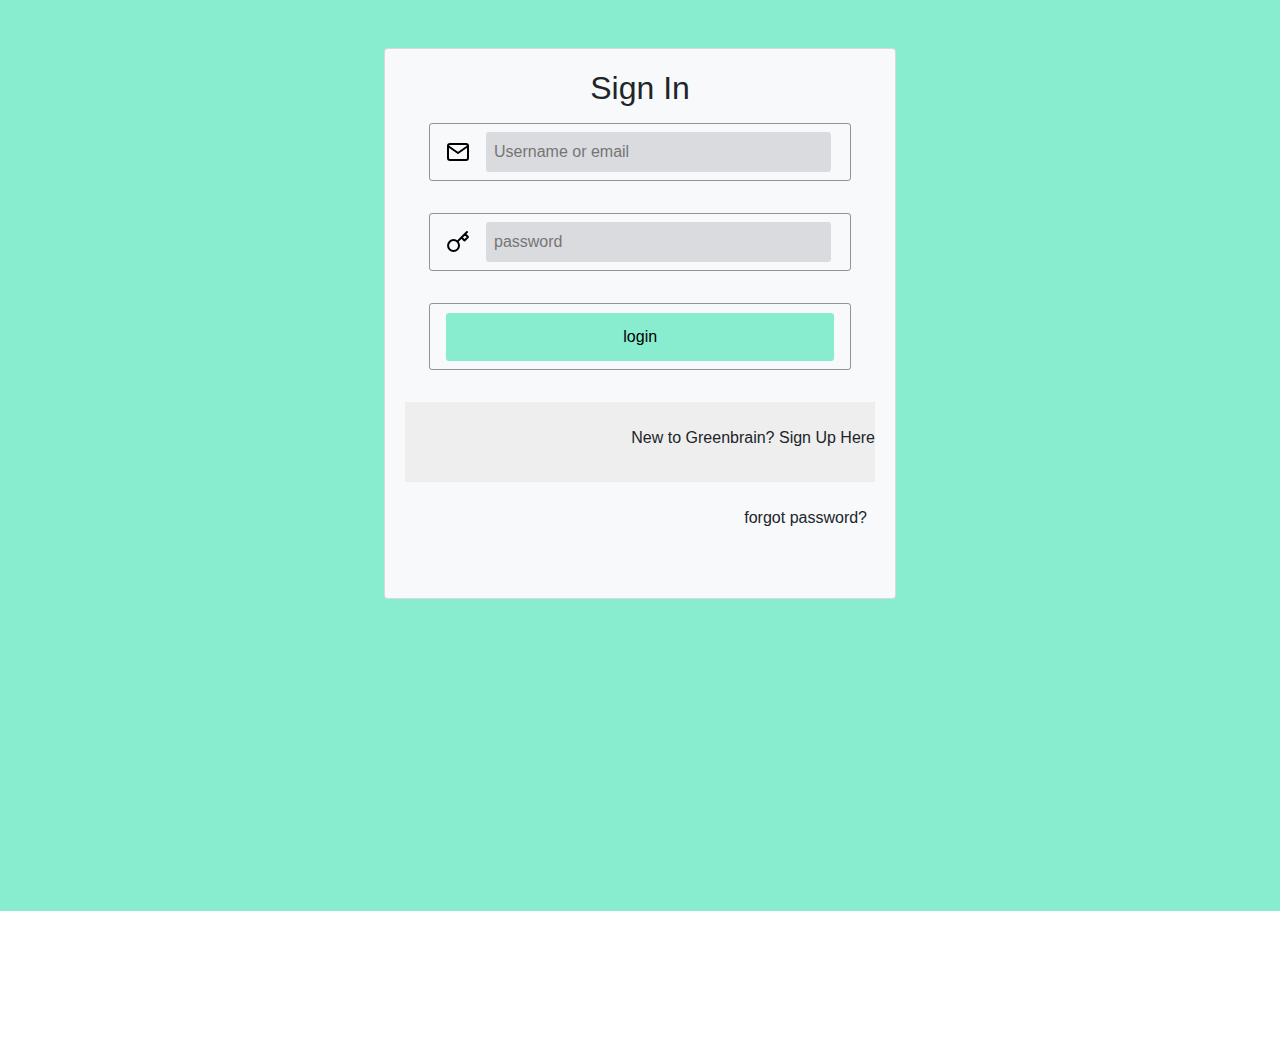
<file: html/signIn.html>
<!DOCTYPE html>
<html>
<head>
    <title>Sign In</title>
    <link rel="stylesheet" href="../bootstrap/bootstrap-4.5.3-dist/css/bootstrap.min.css">
    
</head>
<body>
<section>
    <div class="container-fluid " style="background-color:#88EDCF;">
        <br><br>
        <div class="card mx-auto text-black bg-light text-center" style="width: 32rem; ">
            <div class="card-body">
                <h2 class="card-title">Sign In</h2>
                <form>
                    <div class="row text-center" style="padding:0.5rem 1rem 0.5rem 1rem; border:.5px solid rgba(0, 0, 0, 0.404);border-radius: 3px; margin:1rem 1.5rem 2rem 1.5rem">
                        <img src="../images/mail.svg"> 
                        <input type="email" placeholder="Username or email" style="background-color: #5558612f;border:none;border-radius: 3px; width:89%; padding:.5rem; margin:0 0 0 1rem">
                    </div>
                    <div class="row text-center" style="padding:0.5rem 1rem 0.5rem 1rem; border:.5px solid rgba(0, 0, 0, 0.404);border-radius: 3px; margin:1rem 1.5rem 2rem 1.5rem">
                        <img src="../images/key.svg"> 
                        <input type="password" placeholder="password" style="background-color: #5558612f;border:none;border-radius: 3px; width:89%; padding:.5rem; margin:0 0 0 1rem">
                    </div>
                    <div class="text-center" style="padding:0.5rem 1rem 0.5rem 1rem; border:.5px solid rgba(0, 0, 0, 0.404);border-radius: 3px; margin:1rem 1.5rem 2rem 1.5rem">
                        <button style="background-color: #88EDCF; border:none; width:100%; padding:.75rem; border-radius: 3px; margin:0.2px">login</button>
                    </div>
                    <div class="text-right" style="background-color: #EEEEEE; margin: 0 0 0 0; height:80px">
                        <br>
                        <h8>New to Greenbrain? <a href="signUp.html"> Sign Up Here</a></h8>
                    </div>
                    <div class="text-right" style="padding:0 .5rem 0 0"><br>
                        <h8><a href="#">forgot password?</a></h8>
                    </div><br> <br>
                </form>
            </div>
        </div><br><br><br><br><br><br><br><br><br><br><br><br><br>
    </div>
    
    <br><br><br><br><br><br>
    
</section>

</body>
</html>
</file>
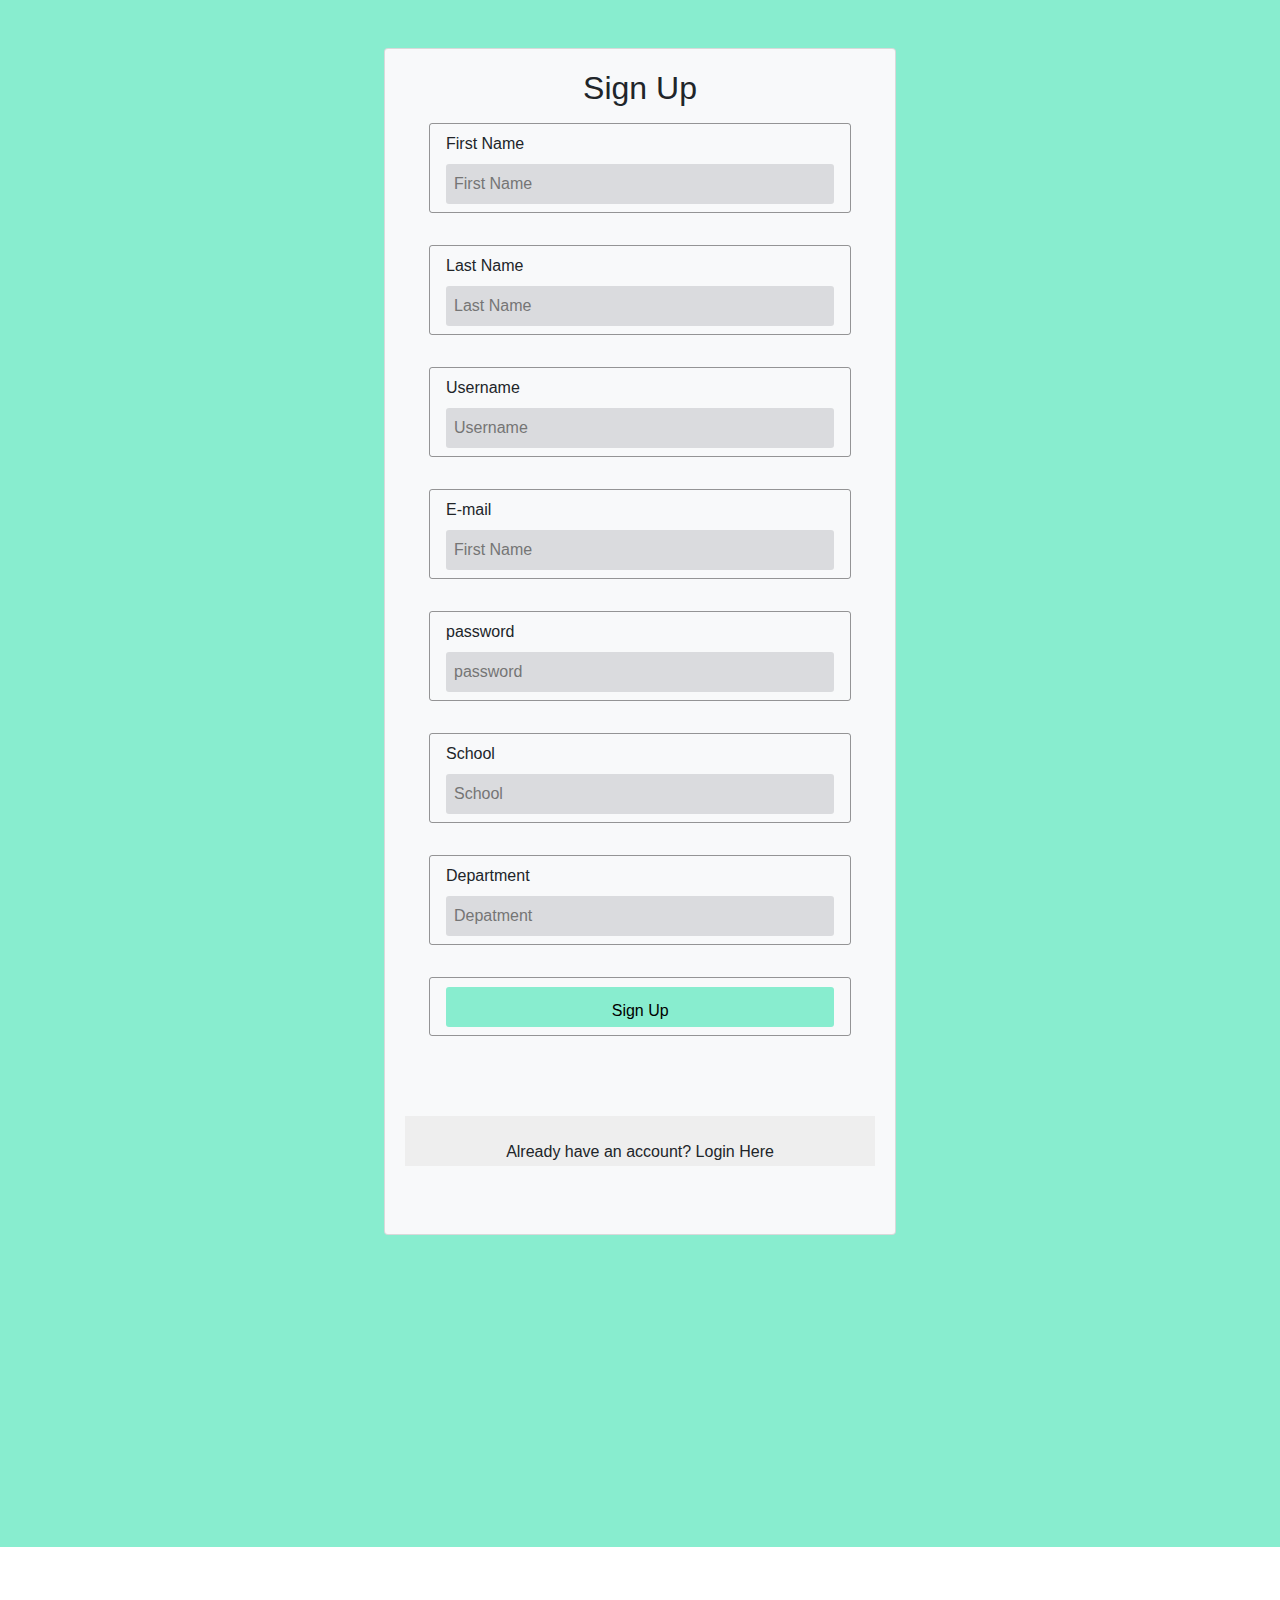
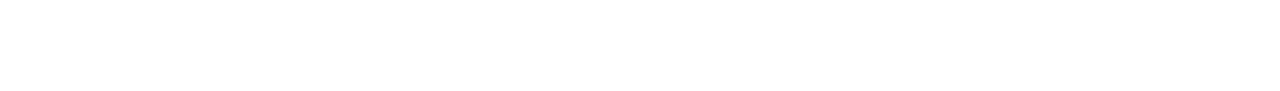
<file: html/signUp.html>
<!DOCTYPE html>
<html>
<head>
    <title>Sign Up</title>
    <link rel="stylesheet" href="../bootstrap/bootstrap-4.5.3-dist/css/bootstrap.min.css">
</head>
<body>
    <section>
        <div class="container-fluid" style="background-color:#88EDCF;">
            <br><br>
            <div class="card mx-auto text-black bg-light text-center" style="width: 32rem; ">
                <div class="card-body">
                    <h2 class="card-title">Sign Up</h2>
                    <form>
                        <div class="text-left" style="padding:0.5rem 1rem 0.5rem 1rem; border:.5px solid rgba(0, 0, 0, 0.404);border-radius: 3px; margin:1rem 1.5rem 2rem 1.5rem">
                            <label>First Name</label>
                            <input type="text" placeholder="First Name" style="background-color: #5558612f;border:none;border-radius: 3px; width:100%; padding:.5rem; margin:0">
                        </div>
                        <div class="text-left" style="padding:0.5rem 1rem 0.5rem 1rem; border:.5px solid rgba(0, 0, 0, 0.404);border-radius: 3px; margin:1rem 1.5rem 2rem 1.5rem">
                            <label>Last Name</label>
                            <input type="text" placeholder="Last Name" style="background-color: #5558612f;border:none;border-radius: 3px; width:100%; padding:.5rem; margin:0">
                        </div>
                        <div class="text-left" style="padding:0.5rem 1rem 0.5rem 1rem; border:.5px solid rgba(0, 0, 0, 0.404);border-radius: 3px; margin:1rem 1.5rem 2rem 1.5rem">
                            <label>Username</label>
                            <input type="text" placeholder="Username" style="background-color: #5558612f;border:none;border-radius: 3px; width:100%; padding:.5rem; margin:0">
                        </div>
                        <div class="text-left" style="padding:0.5rem 1rem 0.5rem 1rem; border:.5px solid rgba(0, 0, 0, 0.404);border-radius: 3px; margin:1rem 1.5rem 2rem 1.5rem">
                            <label>E-mail</label>
                            <input type="email" placeholder="First Name" style="background-color: #5558612f;border:none;border-radius: 3px; width:100%; padding:.5rem; margin:0">
                        </div>
                        <div class="text-left" style="padding:0.5rem 1rem 0.5rem 1rem; border:.5px solid rgba(0, 0, 0, 0.404);border-radius: 3px; margin:1rem 1.5rem 2rem 1.5rem">
                            <label>password</label>
                            <input type="password" placeholder="password" style="background-color: #5558612f;border:none;border-radius: 3px; width:100%; padding:.5rem; margin:0">
                        </div>
                        <div class="text-left" style="padding:0.5rem 1rem 0.5rem 1rem; border:.5px solid rgba(0, 0, 0, 0.404);border-radius: 3px; margin:1rem 1.5rem 2rem 1.5rem">
                            <label>School</label>
                            <input type="text" placeholder="School" style="background-color: #5558612f;border:none;border-radius: 3px; width:100%; padding:.5rem; margin:0">
                        </div>
                        <div class="text-left" style="padding:0.5rem 1rem 0.5rem 1rem; border:.5px solid rgba(0, 0, 0, 0.404);border-radius: 3px; margin:1rem 1.5rem 2rem 1.5rem">
                            <label>Department</label>
                            <input type="text" placeholder="Depatment" style="background-color: #5558612f;border:none;border-radius: 3px; width:100%; padding:.5rem; margin:0">
                        </div>
                        <div class="text-center" style="padding:0.5rem 1rem 0.5rem 1rem; border:.5px solid rgba(0, 0, 0, 0.404);border-radius: 3px; margin:1rem 1.5rem 2rem 1.5rem">
                            <button style="background-color: #88EDCF; border:none; width:100%; padding:.75rem .75rem .25rem .75rem; border-radius: 3px; margin:0.2px">Sign Up</button>
                        </div><br> <br>
                    </form>
                    <div class="footer text-center" style="background-color: #EEEEEE; height:50px; width:100%">
                        <br>
                        <h8>Already have an account? <a href="signIn.html">Login Here</a></h8>
                    </div><br><br>
                </div>
            </div><br><br><br><br><br><br><br><br><br><br><br><br><br>
        </div>
        
        <br><br><br><br><br><br>
        
    </section>

</body>
</html>
</file>
